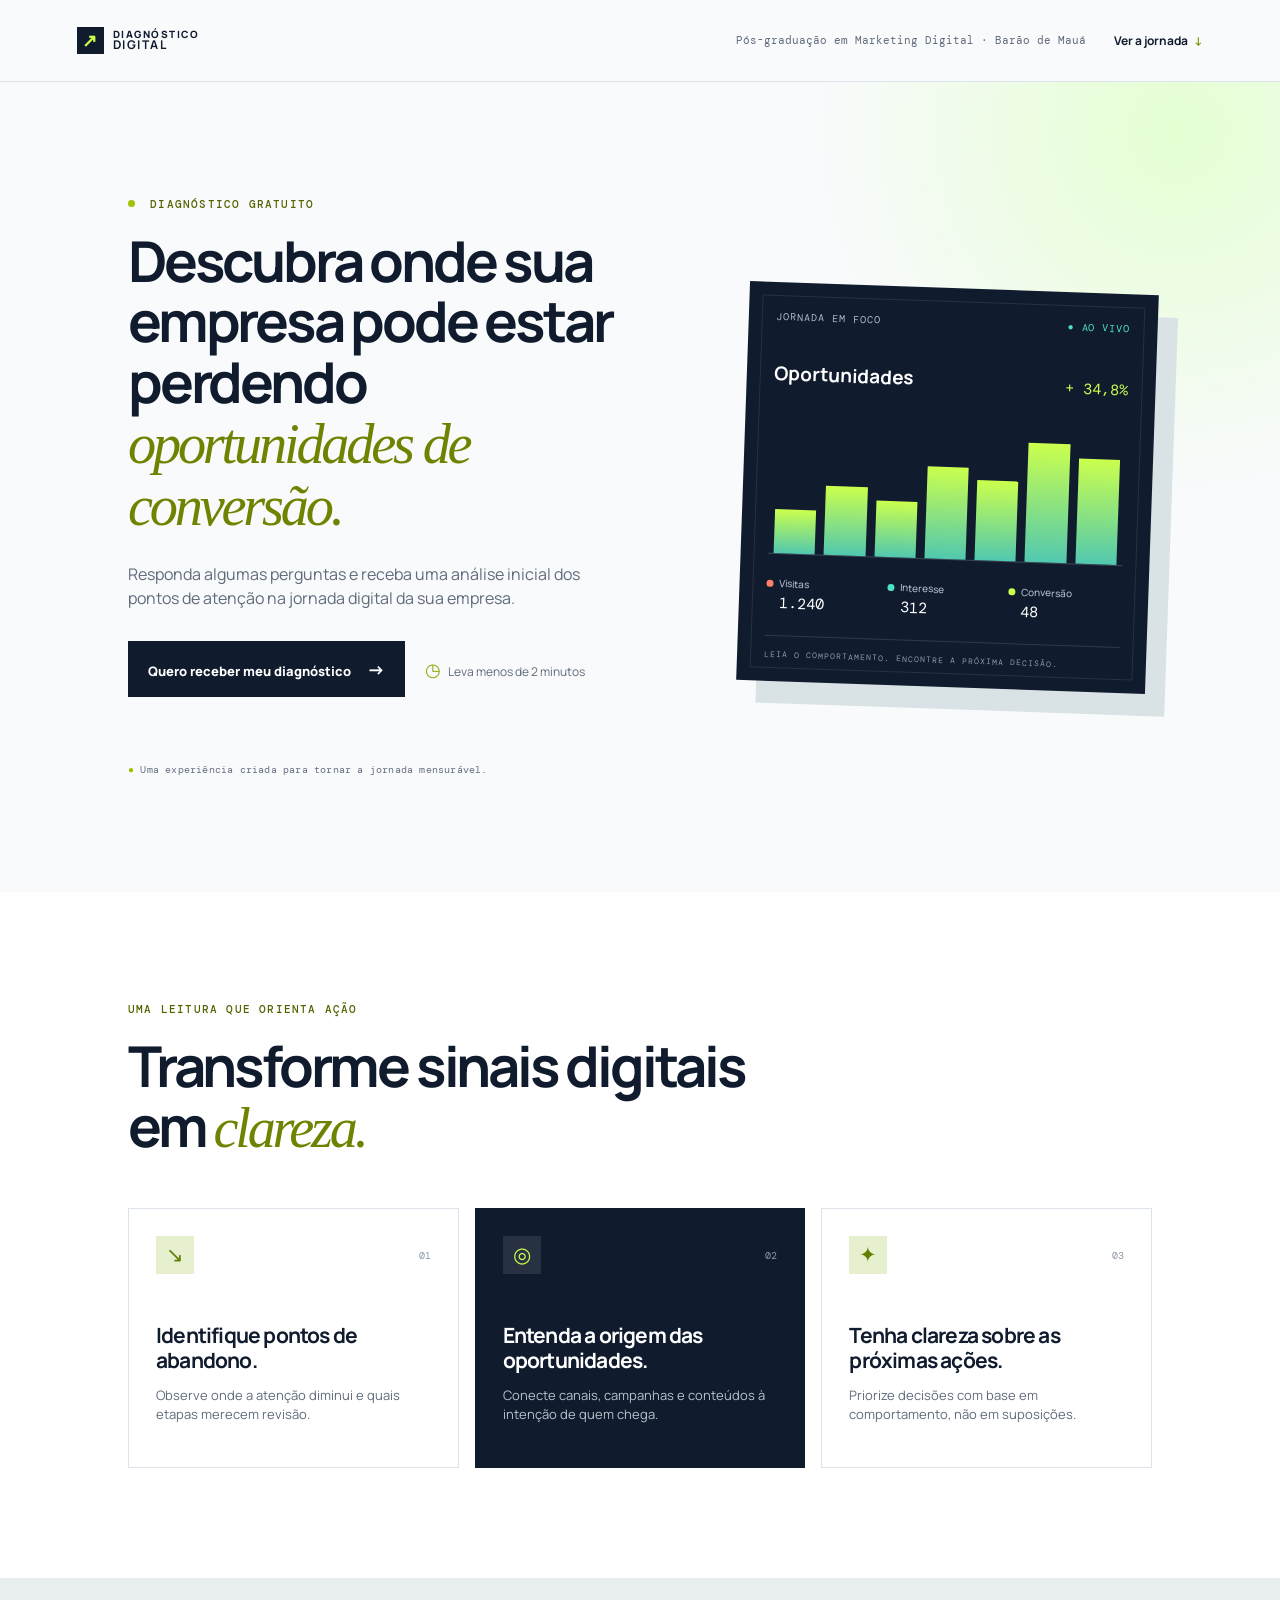
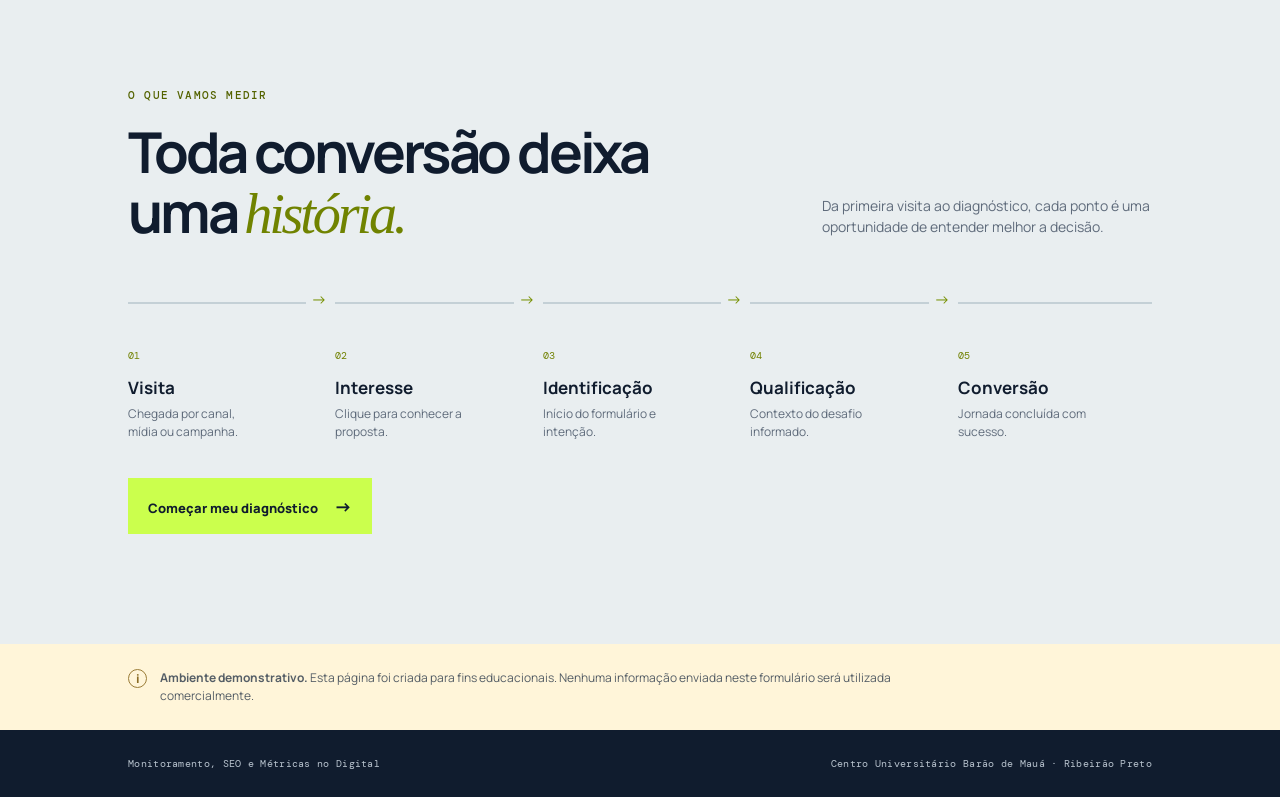
<file: metricas/index.html>
<!doctype html>
<html lang="pt-BR">
  <head>
    <meta charset="UTF-8" />
    <meta name="viewport" content="width=device-width, initial-scale=1.0" />
    <meta name="description" content="Diagnóstico demonstrativo de presença digital para a aula de Métricas e Monitoramento." />
    <title>Diagnóstico de presença digital | Barão de Mauá</title>
    <link rel="preconnect" href="https://fonts.googleapis.com" />
    <link rel="preconnect" href="https://fonts.gstatic.com" crossorigin />
    <link href="https://fonts.googleapis.com/css2?family=DM+Mono:wght@400;500&family=Manrope:wght@400;500;600;700;800&display=swap" rel="stylesheet" />
    <!-- Google tag (gtag.js) -->
    <script async src="https://www.googletagmanager.com/gtag/js?id=G-93GJEVLZ5B"></script>
    <script>
      window.dataLayer = window.dataLayer || [];
      function gtag(){dataLayer.push(arguments);}
      gtag('js', new Date());
      gtag('config', 'G-93GJEVLZ5B');
    </script>
    <link rel="stylesheet" href="styles.css" />
  </head>
  <body>
    <header class="topbar">
      <a class="brand" href="#inicio" aria-label="Diagnóstico Digital, início"><span class="brand-mark">↗</span><span>DIAGNÓSTICO<br /><strong>DIGITAL</strong></span></a>
      <span class="course">Pós-graduação em Marketing Digital · Barão de Mauá</span>
      <a class="header-link" href="#jornada">Ver a jornada <span>↓</span></a>
    </header>

    <main>
      <section class="hero" id="inicio">
        <div class="hero-copy">
          <p class="eyebrow"><span></span> Diagnóstico gratuito</p>
          <h1>Descubra onde sua empresa pode estar perdendo <em>oportunidades de conversão.</em></h1>
          <p class="hero-text">Responda algumas perguntas e receba uma análise inicial dos pontos de atenção na jornada digital da sua empresa.</p>
          <div class="hero-actions">
            <button class="button primary open-form" data-location="hero">Quero receber meu diagnóstico <span>→</span></button>
            <p><span class="clock">◷</span> Leva menos de 2 minutos</p>
          </div>
          <div class="signal-row"><span>●</span> Uma experiência criada para tornar a jornada mensurável.</div>
        </div>
        <div class="data-card" aria-label="Ilustração de um funil de conversão">
          <div class="data-top"><span>JORNADA EM FOCO</span><span class="live-dot">● AO VIVO</span></div>
          <div class="data-title"><span>Oportunidades</span><strong>+ 34,8%</strong></div>
          <div class="chart" aria-hidden="true"><i style="height: 30%"></i><i style="height: 47%"></i><i style="height: 38%"></i><i style="height: 63%"></i><i style="height: 55%"></i><i style="height: 82%"></i><i style="height: 72%"></i></div>
          <div class="mini-funnel"><div><span></span><b>Visitas</b><em>1.240</em></div><div><span></span><b>Interesse</b><em>312</em></div><div><span></span><b>Conversão</b><em>48</em></div></div>
          <div class="data-foot">LEIA O COMPORTAMENTO. ENCONTRE A PRÓXIMA DECISÃO.</div>
        </div>
      </section>

      <section class="benefits section" aria-labelledby="benefits-title">
        <div class="section-intro"><p class="eyebrow">Uma leitura que orienta ação</p><h2 id="benefits-title">Transforme sinais digitais em <em>clareza.</em></h2></div>
        <div class="benefit-grid">
          <article><span class="icon">↘</span><p class="number">01</p><h3>Identifique pontos de abandono.</h3><p>Observe onde a atenção diminui e quais etapas merecem revisão.</p></article>
          <article><span class="icon">◎</span><p class="number">02</p><h3>Entenda a origem das oportunidades.</h3><p>Conecte canais, campanhas e conteúdos à intenção de quem chega.</p></article>
          <article><span class="icon">✦</span><p class="number">03</p><h3>Tenha clareza sobre as próximas ações.</h3><p>Priorize decisões com base em comportamento, não em suposições.</p></article>
        </div>
      </section>

      <section class="journey section" id="jornada" aria-labelledby="journey-title">
        <div class="journey-heading"><div><p class="eyebrow">O que vamos medir</p><h2 id="journey-title">Toda conversão deixa<br />uma <em>história.</em></h2></div><p>Da primeira visita ao diagnóstico, cada ponto é uma oportunidade de entender melhor a decisão.</p></div>
        <ol class="journey-flow">
          <li><span>01</span><h3>Visita</h3><p>Chegada por canal, mídia ou campanha.</p></li>
          <li><span>02</span><h3>Interesse</h3><p>Clique para conhecer a proposta.</p></li>
          <li><span>03</span><h3>Identificação</h3><p>Início do formulário e intenção.</p></li>
          <li><span>04</span><h3>Qualificação</h3><p>Contexto do desafio informado.</p></li>
          <li><span>05</span><h3>Conversão</h3><p>Jornada concluída com sucesso.</p></li>
        </ol>
        <button class="button secondary open-form" data-location="journey">Começar meu diagnóstico <span>→</span></button>
      </section>

      <section class="education-note"><span>i</span><p><strong>Ambiente demonstrativo.</strong> Esta página foi criada para fins educacionais. Nenhuma informação enviada neste formulário será utilizada comercialmente.</p></section>
    </main>

    <footer><span>Monitoramento, SEO e Métricas no Digital</span><span>Centro Universitário Barão de Mauá · Ribeirão Preto</span></footer>

    <dialog id="form-modal" aria-labelledby="form-title">
      <div class="modal-shell">
        <button class="close-modal" type="button" aria-label="Fechar formulário">×</button>
        <div class="modal-kicker">DIAGNÓSTICO DE PRESENÇA DIGITAL</div>
        <form id="diagnostic-form" novalidate>
          <section class="form-step active" data-step="1">
            <div class="form-progress"><div><span>Etapa 1 de 2</span><strong>Identificação</strong></div><div class="progress-track"><i style="width:50%"></i></div></div>
            <h2 id="form-title">Vamos começar<br />pelo <em>essencial.</em></h2><p class="form-description">Estes dados tornam a simulação de qualificação mais próxima de uma jornada real.</p>
            <div class="field-grid"><label>Nome <input name="name" type="text" autocomplete="name" required /><small></small></label><label>E-mail <input name="email" type="email" autocomplete="email" required /><small></small></label></div>
            <label>Empresa <input name="company" type="text" autocomplete="organization" required /><small></small></label>
            <button class="button primary form-next" type="button">Continuar para a etapa 2 <span>→</span></button>
            <p class="funnel-point"><span>↗</span> Ponto do funil: intenção e início da qualificação</p>
          </section>
          <section class="form-step" data-step="2">
            <div class="form-progress"><div><span>Etapa 2 de 2</span><strong>Contexto do desafio</strong></div><div class="progress-track"><i style="width:100%"></i></div></div>
            <h2>Qual desafio merece<br /><em>atenção agora?</em></h2><p class="form-description">Suas respostas não serão armazenadas. Elas apenas concluem a demonstração.</p>
            <label>Cargo ou área de atuação <input name="role" type="text" required /><small></small></label>
            <fieldset><legend>Principal desafio atual</legend><div class="select-wrap"><select name="challenge" required><option value="">Selecione uma opção</option><option>Gerar mais leads</option><option>Melhorar conversão</option><option>Entender resultados de marketing</option><option>Organizar dados e processos</option></select></div><small></small></fieldset>
            <fieldset><legend>Faixa de investimento mensal <em>opcional</em></legend><div class="select-wrap"><select name="investment"><option value="">Selecione, se desejar</option><option>Até R$ 5 mil</option><option>De R$ 5 mil a R$ 20 mil</option><option>De R$ 20 mil a R$ 50 mil</option><option>Acima de R$ 50 mil</option><option>Prefiro não informar</option></select></div></fieldset>
            <button class="button primary form-submit" type="submit">Receber diagnóstico <span>→</span></button>
            <p class="funnel-point"><span>✦</span> Ponto do funil: conversão principal</p>
          </section>
          <section class="form-step success-step" data-step="success">
            <div class="success-icon">✓</div><p class="eyebrow">Conversão concluída</p><h2>Recebemos suas<br /><em>respostas.</em></h2><p>Seu diagnóstico inicial seria preparado com base nas informações informadas.</p><div class="success-note">Nesta demonstração, nenhuma resposta foi enviada ou armazenada.</div>
            <button class="button primary secondary-cta" type="button">Ver como medir resultados digitais <span>↓</span></button>
            <p class="funnel-point"><span>●</span> Ponto do funil alcançado: conversão concluída</p>
          </section>
        </form>
      </div>
    </dialog>
    <aside id="demo-panel" aria-live="polite" hidden><div class="demo-head"><div><span>DEMO LOCAL</span><strong>Eventos enviados</strong></div><button type="button" id="clear-events">Limpar</button></div><div id="event-list"><p>Nenhum evento registrado ainda.</p></div></aside>
    <script src="script.js"></script>
  </body>
</html>
</file>
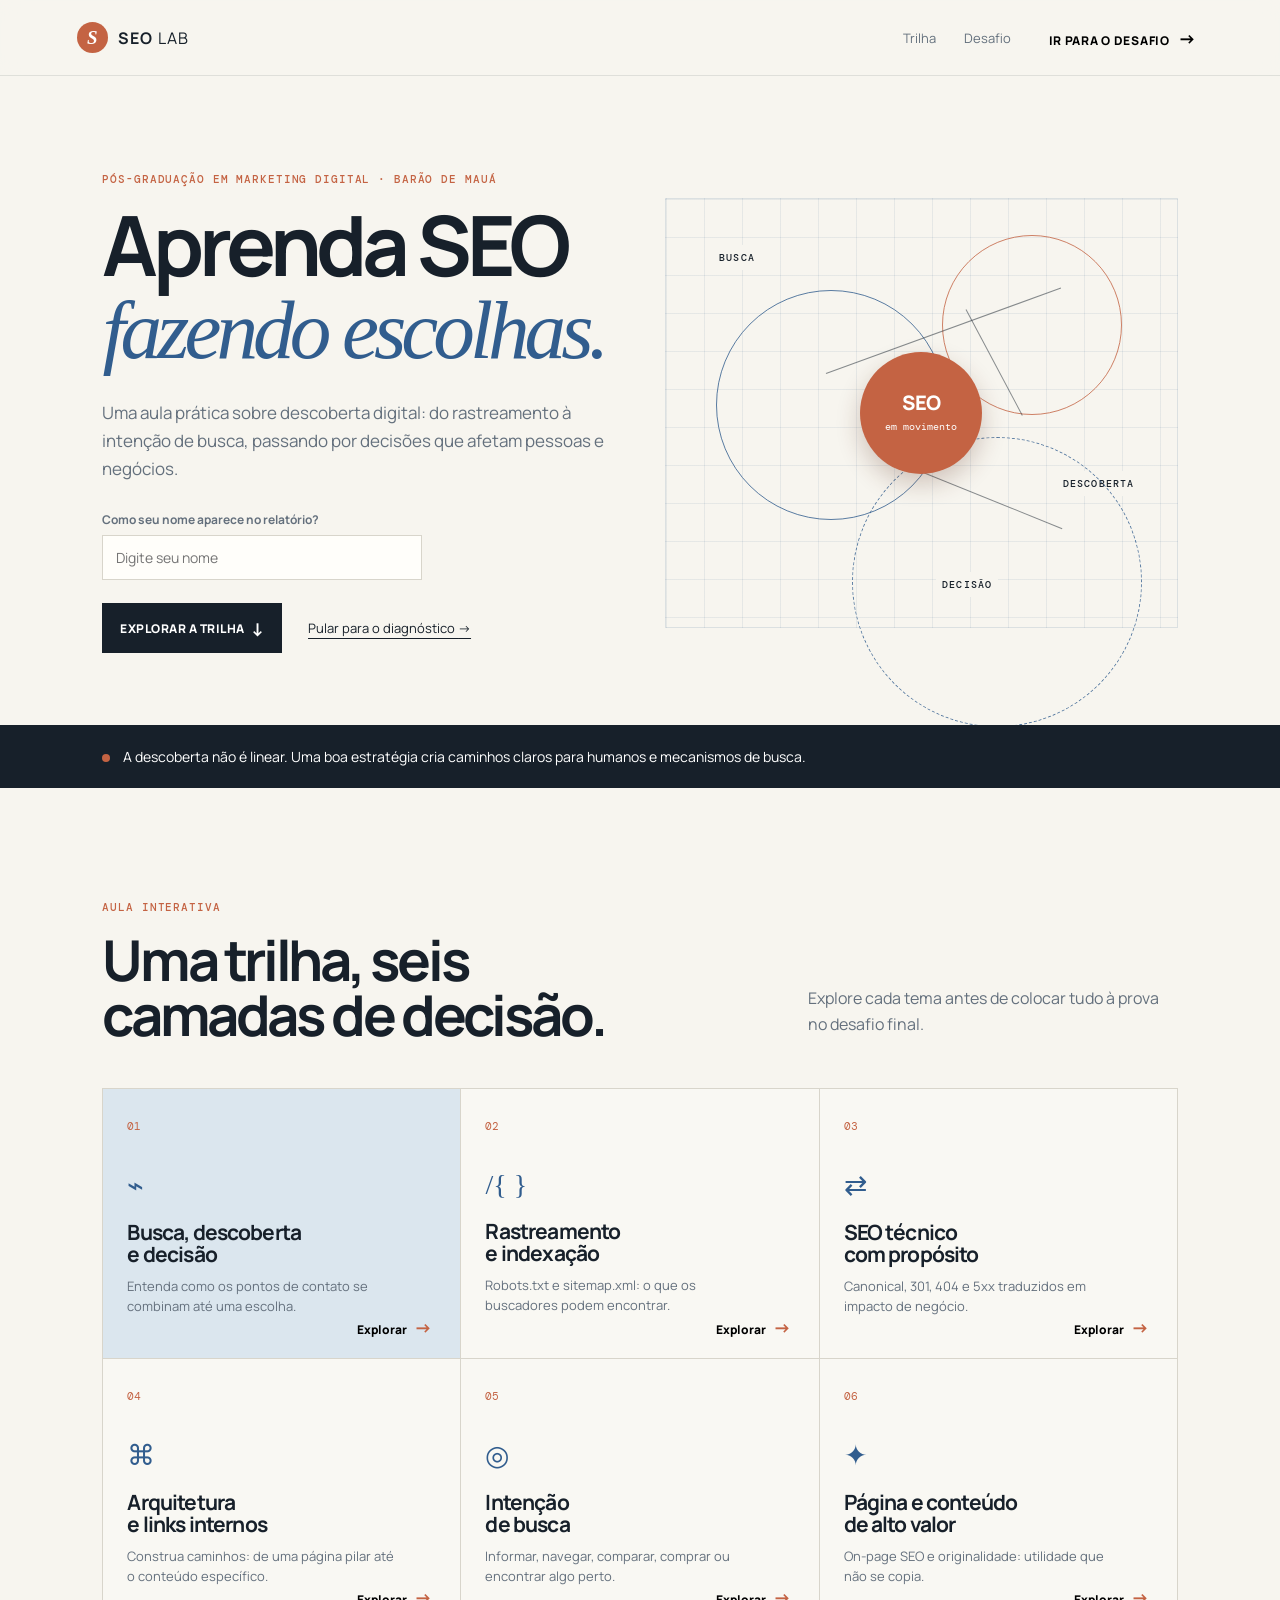
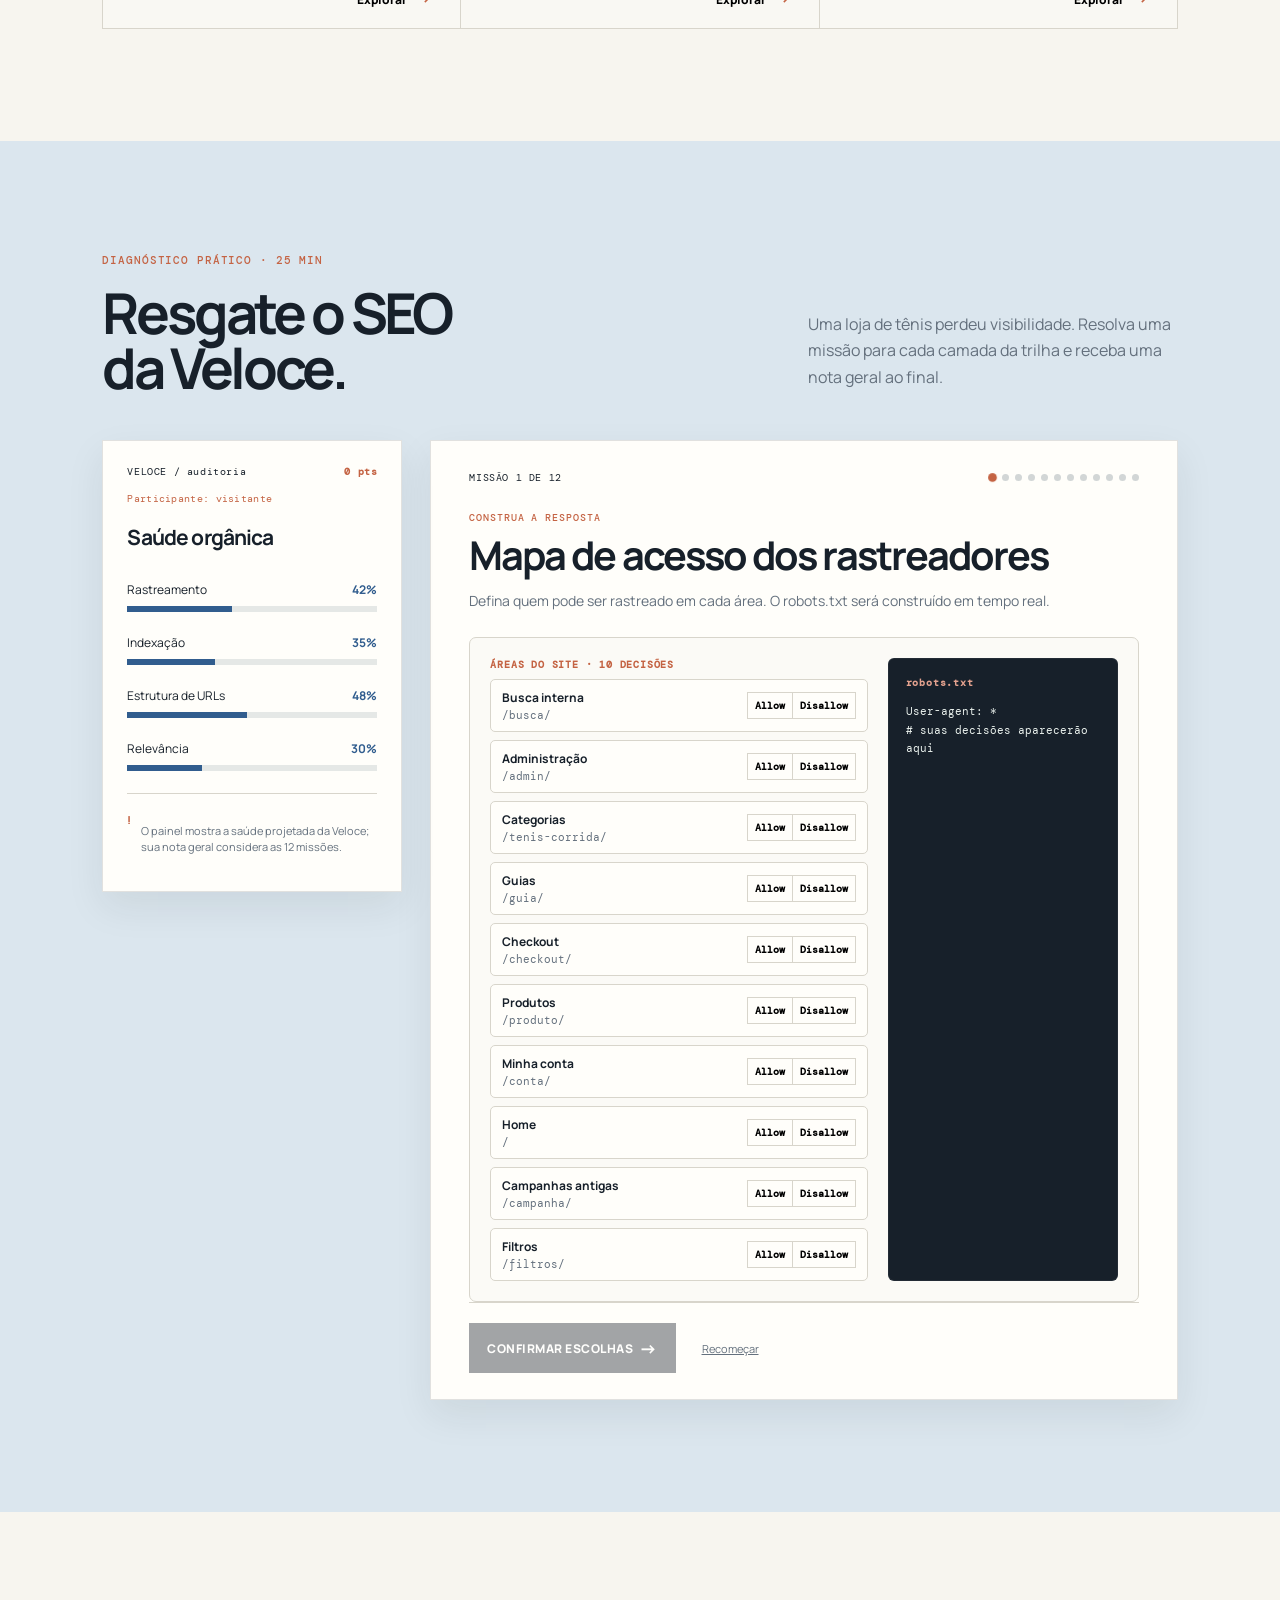
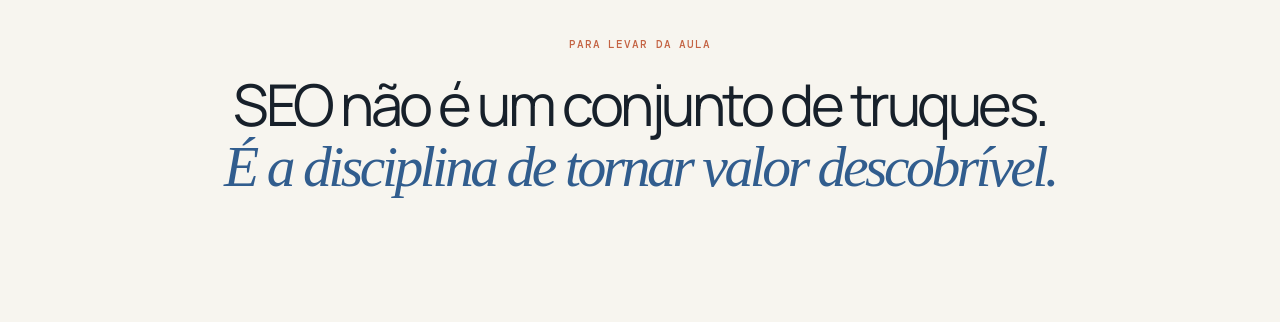
<file: seo/index.html>
<!doctype html>
<html lang="pt-BR">
  <head>
    <meta charset="UTF-8" />
    <meta name="viewport" content="width=device-width, initial-scale=1.0" />
    <meta name="description" content="Laboratório interativo de SEO para explorar descoberta, intenção e otimização." />
    <title>SEO Lab — Barão de Mauá</title>
    <link rel="preconnect" href="https://fonts.googleapis.com" />
    <link rel="preconnect" href="https://fonts.gstatic.com" crossorigin />
    <link href="https://fonts.googleapis.com/css2?family=DM+Mono:wght@400;500&family=Manrope:wght@400;500;600;700;800&display=swap" rel="stylesheet" />
    <link rel="stylesheet" href="style.css" />
  </head>
  <body>
    <header class="topbar">
      <a class="brand" href="#inicio" aria-label="SEO Lab, início">
        <span class="brand-mark">S</span>
        <span>SEO <strong>LAB</strong></span>
      </a>
      <nav aria-label="Navegação principal">
        <a href="#trilha">Trilha</a>
        <a href="#desafio">Desafio</a>
      </nav>
      <button class="progress-button" id="jump-to-challenge">Ir para o desafio <span>→</span></button>
    </header>

    <main>
      <section class="hero" id="inicio">
        <div class="hero-copy">
          <p class="eyebrow">Pós-graduação em Marketing Digital · Barão de Mauá</p>
          <h1>Aprenda SEO<br /><em>fazendo escolhas.</em></h1>
          <p class="hero-text">Uma aula prática sobre descoberta digital: do rastreamento à intenção de busca, passando por decisões que afetam pessoas e negócios.</p>
          <label class="name-field" for="student-name">Como seu nome aparece no relatório?
            <input id="student-name" type="text" maxlength="42" placeholder="Digite seu nome" autocomplete="name" />
          </label>
          <div class="hero-actions">
            <a class="button primary" href="#trilha">Explorar a trilha <span>↓</span></a>
            <a class="text-link" href="#desafio">Pular para o diagnóstico <span>→</span></a>
          </div>
        </div>
        <div class="hero-map" aria-label="Mapa ilustrativo da descoberta digital">
          <span class="map-label label-search">BUSCA</span>
          <span class="map-label label-discovery">DESCOBERTA</span>
          <span class="map-label label-decision">DECISÃO</span>
          <div class="orb orb-a"></div><div class="orb orb-b"></div><div class="orb orb-c"></div>
          <div class="map-line line-a"></div><div class="map-line line-b"></div><div class="map-line line-c"></div>
          <div class="map-center">SEO<br /><small>em movimento</small></div>
        </div>
      </section>

      <section class="intro-strip">
        <p><span class="dot"></span> A descoberta não é linear. Uma boa estratégia cria caminhos claros para humanos e mecanismos de busca.</p>
      </section>

      <section class="learning-path section" id="trilha">
        <div class="section-heading">
          <div><p class="eyebrow">Aula interativa</p><h2>Uma trilha, seis<br />camadas de decisão.</h2></div>
          <p>Explore cada tema antes de colocar tudo à prova no desafio final.</p>
        </div>
        <div class="module-grid">
          <article class="module module-featured"><span class="module-number">01</span><div class="module-icon">⌁</div><h3>Busca, descoberta<br />e decisão</h3><p>Entenda como os pontos de contato se combinam até uma escolha.</p><button class="open-module" data-module="journey">Explorar <span>→</span></button></article>
          <article class="module"><span class="module-number">02</span><div class="module-icon">/{ }</div><h3>Rastreamento<br />e indexação</h3><p>Robots.txt e sitemap.xml: o que os buscadores podem encontrar.</p><button class="open-module" data-module="crawl">Explorar <span>→</span></button></article>
          <article class="module"><span class="module-number">03</span><div class="module-icon">⇄</div><h3>SEO técnico<br />com propósito</h3><p>Canonical, 301, 404 e 5xx traduzidos em impacto de negócio.</p><button class="open-module" data-module="technical">Explorar <span>→</span></button></article>
          <article class="module"><span class="module-number">04</span><div class="module-icon">⌘</div><h3>Arquitetura<br />e links internos</h3><p>Construa caminhos: de uma página pilar até o conteúdo específico.</p><button class="open-module" data-module="architecture">Explorar <span>→</span></button></article>
          <article class="module"><span class="module-number">05</span><div class="module-icon">◎</div><h3>Intenção<br />de busca</h3><p>Informar, navegar, comparar, comprar ou encontrar algo perto.</p><button class="open-module" data-module="intent">Explorar <span>→</span></button></article>
          <article class="module"><span class="module-number">06</span><div class="module-icon">✦</div><h3>Página e conteúdo<br />de alto valor</h3><p>On-page SEO e originalidade: utilidade que não se copia.</p><button class="open-module" data-module="content">Explorar <span>→</span></button></article>
        </div>
      </section>

      <section class="challenge section" id="desafio">
        <div class="challenge-top">
          <div><p class="eyebrow">Diagnóstico prático · 25 min</p><h2>Resgate o SEO<br />da Veloce.</h2></div>
          <p>Uma loja de tênis perdeu visibilidade. Resolva uma missão para cada camada da trilha e receba uma nota geral ao final.</p>
        </div>
        <div class="challenge-layout">
          <aside class="site-status">
            <div class="status-head"><span>VELOCE / auditoria</span><span id="score">0 pts</span></div>
            <p class="student-label" id="student-label">Participante: visitante</p>
            <h3>Saúde orgânica</h3>
            <div class="metric"><div><span>Rastreamento</span><b id="crawl-score">42%</b></div><i><em id="crawl-bar" style="width:42%"></em></i></div>
            <div class="metric"><div><span>Indexação</span><b id="index-score">35%</b></div><i><em id="index-bar" style="width:35%"></em></i></div>
            <div class="metric"><div><span>Estrutura de URLs</span><b id="architecture-score">48%</b></div><i><em id="architecture-bar" style="width:48%"></em></i></div>
            <div class="metric"><div><span>Relevância</span><b id="relevance-score">30%</b></div><i><em id="relevance-bar" style="width:30%"></em></i></div>
            <div class="status-note"><span>!</span><p>O painel mostra a saúde projetada da Veloce; sua nota geral considera as 12 missões.</p></div>
          </aside>

          <div class="challenge-card" id="challenge-card">
            <div class="challenge-step"><span id="step-label">MISSÃO 1 DE 12</span><span class="step-dots"><i class="active"></i><i></i><i></i><i></i><i></i><i></i><i></i><i></i><i></i><i></i><i></i><i></i></span></div>
            <div id="question-area"></div>
            <div class="challenge-footer"><button class="button primary" id="next-question" disabled>Confirmar decisão <span>→</span></button><button class="restart" id="restart">Recomeçar</button></div>
          </div>
        </div>
      </section>

      <section class="takeaway section">
        <p class="eyebrow">Para levar da aula</p>
        <blockquote>SEO não é um conjunto de truques.<br /><em>É a disciplina de tornar valor descobrível.</em></blockquote>
      </section>
    </main>

    <dialog id="module-dialog">
      <button class="dialog-close" aria-label="Fechar">×</button>
      <div id="module-content"></div>
    </dialog>
    <script src="app.js"></script>
  </body>
</html>
</file>
<file: metricas/styles.css>
:root{--ink:#101c2e;--muted:#5f6b7b;--paper:#f5f7fa;--lime:#cbff4d;--aqua:#4ee1c4;--coral:#ff8068;--line:#dce3ea;--mono:'DM Mono',monospace;--sans:'Manrope',sans-serif}*{box-sizing:border-box}html{scroll-behavior:smooth}body{margin:0;background:var(--paper);color:var(--ink);font-family:var(--sans);line-height:1.5}.topbar{height:82px;padding:0 clamp(22px,6vw,92px);display:flex;align-items:center;gap:28px;border-bottom:1px solid var(--line);background:#f9fafc}.brand{color:var(--ink);display:flex;align-items:center;gap:9px;text-decoration:none;font-size:10px;line-height:1.05;letter-spacing:1.5px;font-weight:800}.brand strong{font-size:12px}.brand-mark{display:grid;place-items:center;width:27px;height:27px;background:var(--ink);color:var(--lime);font-size:18px}.course{margin-left:auto;color:var(--muted);font-size:11px;font-family:var(--mono)}.header-link{color:var(--ink);font-size:12px;font-weight:700;text-decoration:none}.header-link span{color:#799400;margin-left:4px}.hero{min-height:620px;padding:clamp(60px,9vw,130px) clamp(22px,10vw,155px);display:grid;grid-template-columns:1.1fr .9fr;align-items:center;gap:clamp(42px,9vw,150px);overflow:hidden;background:radial-gradient(circle at 92% 6%,#e4ffd2 0,transparent 26%),#f9fafc}.eyebrow{color:#546300;font:500 11px var(--mono);letter-spacing:1.2px;text-transform:uppercase;margin:0 0 20px}.eyebrow span{display:inline-block;width:7px;height:7px;border-radius:50%;background:#9ec300;margin:0 7px 1px 0}.hero h1,.section h2,.form-step h2{font-size:clamp(38px,4.4vw,67px);letter-spacing:-3.2px;line-height:1.07;margin:0;max-width:670px}.hero h1 em,.section h2 em,.form-step h2 em{font-family:Georgia,serif;font-weight:400;color:#708300}.hero-text{font-size:16px;color:var(--muted);max-width:530px;margin:26px 0 31px}.hero-actions{display:flex;align-items:center;gap:20px;flex-wrap:wrap}.button{border:0;font-family:var(--sans);font-weight:800;font-size:13px;cursor:pointer;padding:16px 20px;transition:transform .2s,box-shadow .2s}.button:hover{transform:translateY(-2px);box-shadow:0 10px 24px #101c2e22}.button span{font-size:18px;margin-left:13px}.primary{background:var(--ink);color:white}.hero-actions p{font-size:12px;color:var(--muted);margin:0}.clock{color:#8ca800;font-size:18px;margin-right:5px}.signal-row{margin-top:66px;font:10px var(--mono);color:#667180;letter-spacing:.2px}.signal-row span{color:#9bc000}.data-card{position:relative;background:var(--ink);color:white;box-shadow:20px 22px 0 #d9e2e4;padding:28px 27px 22px;min-width:315px;transform:rotate(2deg)}.data-card:after{content:'';position:absolute;inset:13px;border:1px solid #ffffff17;pointer-events:none}.data-top,.data-title,.mini-funnel,.data-foot{position:relative;z-index:1}.data-top{display:flex;justify-content:space-between;color:#aebac8;font:10px var(--mono);letter-spacing:1px}.live-dot{color:var(--aqua)}.data-title{margin:36px 0 20px;display:flex;align-items:end;justify-content:space-between}.data-title span{font-size:19px;font-weight:700}.data-title strong{font:15px var(--mono);color:var(--lime)}.chart{height:146px;display:flex;align-items:end;gap:9px;border-bottom:1px solid #ffffff2e;padding:0 6px}.chart i{flex:1;background:linear-gradient(#cbff4d,#51c8af);min-height:9px}.mini-funnel{display:grid;grid-template-columns:repeat(3,1fr);gap:8px;margin:22px 0}.mini-funnel div{display:grid;grid-template-columns:7px 1fr;gap:2px 6px;font-size:10px}.mini-funnel span{width:7px;height:7px;border-radius:50%;background:var(--coral);margin-top:4px}.mini-funnel div:nth-child(2) span{background:var(--aqua)}.mini-funnel div:nth-child(3) span{background:var(--lime)}.mini-funnel b{color:#aebac8;font-weight:500}.mini-funnel em{grid-column:2;font:15px var(--mono);font-style:normal}.data-foot{border-top:1px solid #ffffff20;padding-top:13px;color:#8d9baa;font:8px var(--mono);letter-spacing:1px}.section{padding:110px clamp(22px,10vw,155px)}.benefits{background:white}.section-intro h2{max-width:620px}.benefit-grid{display:grid;grid-template-columns:repeat(3,1fr);gap:16px;margin-top:50px}.benefit-grid article{min-height:260px;border:1px solid var(--line);padding:27px;position:relative}.benefit-grid article:nth-child(2){background:var(--ink);color:white;border-color:var(--ink)}.icon{display:grid;place-items:center;width:38px;height:38px;background:#e6f0cf;color:#637e00;font-size:21px}.benefit-grid article:nth-child(2) .icon{background:#ffffff18;color:var(--lime)}.number{position:absolute;top:30px;right:27px;font:10px var(--mono);color:#8b98a7}.benefit-grid h3{font-size:21px;line-height:1.2;letter-spacing:-.8px;max-width:220px;margin:49px 0 12px}.benefit-grid article>p:last-child{font-size:13px;color:var(--muted);margin:0;max-width:270px}.benefit-grid article:nth-child(2)>p:last-child{color:#b8c2cc}.journey{background:#e9eef0}.journey-heading{display:flex;justify-content:space-between;gap:30px;align-items:end}.journey-heading>p{max-width:330px;margin:0 0 8px;color:var(--muted);font-size:14px}.journey-flow{margin:57px 0 37px;padding:0;list-style:none;display:flex;justify-content:space-between;gap:13px}.journey-flow li{flex:1;position:relative;padding-top:37px;border-top:2px solid #c4d0d6}.journey-flow li:not(:last-child):after{content:'→';position:absolute;right:-10px;top:-17px;width:26px;text-align:center;background:#e9eef0;color:#769000}.journey-flow span{font:10px var(--mono);color:#718100}.journey-flow h3{margin:10px 0 5px;font-size:17px}.journey-flow p{margin:0;color:var(--muted);font-size:12px;max-width:135px}.secondary{background:var(--lime);color:var(--ink)}.education-note{padding:25px clamp(22px,10vw,155px);background:#fff5d9;display:flex;gap:13px;align-items:flex-start;font-size:12px;color:#555e66}.education-note span{display:grid;place-items:center;width:19px;height:19px;border:1px solid #9a7c37;border-radius:50%;color:#8a6c24;font-weight:800;flex:none}.education-note p{margin:0;max-width:790px}footer{padding:27px clamp(22px,10vw,155px);display:flex;justify-content:space-between;gap:15px;background:var(--ink);color:#b8c3ce;font:10px var(--mono);letter-spacing:.3px}dialog{border:0;padding:0;background:transparent;max-width:none;width:100%;height:100%;overflow:auto}dialog::backdrop{background:#06101de0;backdrop-filter:blur(4px)}.modal-shell{position:relative;width:min(620px,calc(100% - 32px));margin:50px auto;background:#f9fafc;padding:44px 52px 47px;box-shadow:0 20px 70px #0005}.close-modal{position:absolute;right:15px;top:13px;border:0;background:none;font-size:29px;line-height:1;cursor:pointer;color:#5f6b7b}.modal-kicker{font:10px var(--mono);color:#708300;letter-spacing:1px;margin-bottom:28px}.form-step{display:none}.form-step.active{display:block}.form-progress{margin-bottom:35px}.form-progress>div:first-child{display:flex;justify-content:space-between;font:11px var(--mono);color:#718100}.form-progress strong{font-weight:500;color:var(--ink)}.progress-track{height:4px;background:#dce3ea;margin-top:9px}.progress-track i{display:block;height:100%;background:var(--lime)}.form-step h2{font-size:40px;letter-spacing:-2px}.form-description{font-size:13px;color:var(--muted);margin:14px 0 25px}.field-grid{display:grid;grid-template-columns:1fr 1fr;gap:14px}label,fieldset{display:block;border:0;padding:0;margin:0 0 16px;font-size:12px;font-weight:700;color:#334052}input,select{display:block;width:100%;margin-top:6px;padding:12px;border:1px solid #cbd5dd;background:white;color:var(--ink);font:14px var(--sans);outline:none}input:focus,select:focus{border-color:#829a00;box-shadow:0 0 0 3px #cbff4daa}.select-wrap{position:relative}.select-wrap:after{content:'⌄';position:absolute;right:12px;bottom:11px;pointer-events:none;color:#687583}select{appearance:none}fieldset legend{margin-bottom:0}fieldset legend em{font-weight:500;font-style:normal;color:#85909b}small{display:block;color:#c24d3e;font-weight:500;height:0;overflow:hidden}.has-error input,.has-error select{border-color:#d65343}.has-error small{height:auto;margin-top:4px}.form-next,.form-submit{width:100%;margin-top:8px}.funnel-point{color:#718100;font:10px var(--mono);margin:16px 0 0;text-align:center}.funnel-point span{font-size:14px}.success-step{text-align:center;padding:20px 0}.success-icon{display:grid;place-items:center;width:49px;height:49px;border-radius:50%;margin:0 auto 20px;background:var(--lime);font-size:25px}.success-step h2{margin:0 auto;font-size:41px}.success-step>p:not(.eyebrow):not(.funnel-point){max-width:380px;margin:16px auto;color:var(--muted);font-size:13px}.success-note{background:#e7f1d1;padding:11px;font-size:11px;color:#536100;margin:21px 0}.success-step .button{font-size:12px}.success-step .funnel-point{margin-top:17px}#demo-panel{position:fixed;right:16px;bottom:16px;width:min(360px,calc(100vw - 32px));z-index:10;background:#101c2e;color:#edf2f4;border:1px solid #475666;box-shadow:0 14px 33px #06101d55;font-family:var(--mono)}.demo-head{display:flex;align-items:center;justify-content:space-between;padding:13px 14px;border-bottom:1px solid #475666}.demo-head span{display:block;color:var(--lime);font-size:9px;letter-spacing:1px}.demo-head strong{font-size:12px}.demo-head button{background:none;border:0;color:#b9c4cf;font:10px var(--mono);cursor:pointer}#event-list{max-height:245px;overflow:auto;padding:0 14px}#event-list>p{font-size:11px;color:#a5b1be}.event-item{padding:11px 0;border-bottom:1px solid #ffffff16}.event-item:last-child{border:0}.event-meta{display:flex;justify-content:space-between;font-size:9px;color:#aab8c6}.event-name{font-size:12px;color:var(--aqua);margin:3px 0}.event-params{font-size:9px;line-height:1.5;color:#c4d0da;word-break:break-word}@media(max-width:760px){.topbar{height:65px}.course{display:none}.header-link{margin-left:auto}.hero{grid-template-columns:1fr;min-height:auto;padding-top:64px}.hero h1{letter-spacing:-2.2px}.data-card{width:min(420px,92%);justify-self:center;margin-top:7px}.signal-row{margin-top:40px}.section{padding-top:70px;padding-bottom:70px}.benefit-grid{grid-template-columns:1fr}.benefit-grid article{min-height:215px}.journey-heading{display:block}.journey-heading>p{margin-top:20px}.journey-flow{display:grid;grid-template-columns:1fr 1fr;gap:25px;margin:40px 0}.journey-flow li{min-height:119px}.journey-flow li:not(:last-child):after{display:none}.journey-flow li:last-child{grid-column:1/-1}.modal-shell{margin:16px auto;padding:37px 22px 30px}.form-step h2,.success-step h2{font-size:33px}.field-grid{grid-template-columns:1fr}.education-note{padding-top:20px;padding-bottom:20px}footer{display:block;line-height:2}.hero-actions{align-items:flex-start;flex-direction:column}.button{width:100%;text-align:left}.hero-actions .button{width:auto}.hero-actions p{padding-left:3px}}
</file>
<file: seo/style.css>
:root{--ink:#17202a;--muted:#64707d;--paper:#f7f5ef;--cream:#ece8dc;--blue:#315d8e;--sky:#dbe6ee;--rust:#c46343;--line:#d8d5cb;--white:#fffefa}*{box-sizing:border-box}html{scroll-behavior:smooth}body{margin:0;background:var(--paper);color:var(--ink);font-family:Manrope,Arial,sans-serif}.topbar{height:76px;padding:0 clamp(24px,6vw,92px);display:flex;align-items:center;justify-content:space-between;border-bottom:1px solid rgba(23,32,42,.1);background:rgba(247,245,239,.9);position:sticky;top:0;z-index:5;backdrop-filter:blur(10px)}.brand{display:flex;gap:10px;align-items:center;font-weight:700;letter-spacing:.08em;text-decoration:none;color:var(--ink)}.brand strong{font-weight:400}.brand-mark{width:31px;height:31px;border-radius:50%;background:var(--rust);color:white;display:grid;place-items:center;font-family:Georgia,serif;font-style:italic;font-size:19px;letter-spacing:0}nav{display:flex;gap:28px;margin-left:auto;margin-right:32px}nav a{font-size:13px;color:var(--muted);text-decoration:none}.progress-button,.open-module,.restart{border:0;background:none;font:inherit;cursor:pointer}.progress-button{font-size:12px;font-weight:800;text-transform:uppercase;letter-spacing:.06em}.progress-button span,.button span{font-size:18px;margin-left:6px}.hero{min-height:620px;padding:96px clamp(24px,8vw,125px) 72px;display:grid;grid-template-columns:1fr 1fr;gap:50px;align-items:center;overflow:hidden}.eyebrow{font:500 11px 'DM Mono',monospace;letter-spacing:.08em;color:var(--rust);text-transform:uppercase;margin:0 0 18px}.hero h1,.section h2{letter-spacing:-.06em;line-height:.98;margin:0}.hero h1{font-size:clamp(52px,6.5vw,94px);max-width:700px}.hero h1 em,blockquote em{font-family:Georgia,serif;font-weight:400;color:var(--blue)}.hero-text{font-size:17px;line-height:1.65;color:var(--muted);max-width:505px;margin:28px 0}.hero-actions{display:flex;gap:26px;align-items:center}.button{border:0;text-decoration:none;cursor:pointer;padding:13px 18px;display:inline-flex;align-items:center;font:800 12px Manrope,sans-serif;text-transform:uppercase;letter-spacing:.04em}.primary{background:var(--ink);color:white}.text-link{font-size:13px;color:var(--ink);text-decoration:underline;text-underline-offset:5px}.hero-map{height:430px;min-width:500px;position:relative;background-image:linear-gradient(rgba(49,93,142,.09) 1px,transparent 1px),linear-gradient(90deg,rgba(49,93,142,.09) 1px,transparent 1px);background-size:38px 38px;border:1px solid rgba(49,93,142,.14)}.orb{border:1px solid var(--blue);border-radius:50%;position:absolute;opacity:.8}.orb-a{width:230px;height:230px;left:50px;top:91px}.orb-b{width:180px;height:180px;right:55px;top:36px;border-color:var(--rust)}.orb-c{width:290px;height:290px;right:35px;bottom:-100px;border-style:dashed}.map-line{height:1px;background:var(--ink);position:absolute;transform-origin:left;opacity:.5}.line-a{width:250px;top:174px;left:160px;transform:rotate(-20deg)}.line-b{width:190px;top:258px;left:220px;transform:rotate(22deg)}.line-c{width:120px;top:110px;left:300px;transform:rotate(62deg)}.map-center{width:122px;height:122px;border-radius:50%;background:var(--rust);color:white;position:absolute;left:calc(50% - 61px);top:calc(50% - 61px);display:grid;place-content:center;text-align:center;font-size:20px;font-weight:800;line-height:1.1;box-shadow:0 10px 25px rgba(85,37,22,.24)}.map-center small{font:10px 'DM Mono',monospace;margin-top:6px}.map-label{position:absolute;font:500 10px 'DM Mono',monospace;letter-spacing:.12em;background:var(--paper);padding:6px}.label-search{left:47px;top:46px}.label-discovery{right:36px;top:272px}.label-decision{left:270px;bottom:30px}.intro-strip{background:var(--ink);color:white;padding:22px clamp(24px,8vw,125px)}.intro-strip p{margin:0;font-size:14px}.dot{display:inline-block;width:8px;height:8px;background:var(--rust);border-radius:50%;margin-right:10px}.section{padding:112px clamp(24px,8vw,125px)}.section-heading,.challenge-top{display:flex;justify-content:space-between;gap:50px;align-items:end;margin-bottom:45px}.section h2{font-size:clamp(38px,4.4vw,66px)}.section-heading>p,.challenge-top>p{color:var(--muted);line-height:1.65;max-width:370px;margin:0 0 5px}.module-grid{display:grid;grid-template-columns:repeat(3,1fr);border-top:1px solid var(--line);border-left:1px solid var(--line)}.module{min-height:270px;border-right:1px solid var(--line);border-bottom:1px solid var(--line);padding:24px;position:relative;background:rgba(255,254,250,.28)}.module-featured{background:var(--sky)}.module-number{font:11px 'DM Mono',monospace;color:var(--rust)}.module-icon{font:28px Georgia,serif;color:var(--blue);margin:34px 0 19px}.module h3{letter-spacing:-.04em;font-size:21px;line-height:1.08;margin:0 0 10px}.module p{font-size:13px;line-height:1.55;color:var(--muted);max-width:270px;margin:0}.open-module{position:absolute;right:22px;bottom:18px;font-size:12px;font-weight:800}.open-module span{margin-left:5px;color:var(--rust);font-size:18px}.challenge{background:var(--sky)}.challenge-layout{display:grid;grid-template-columns:310px 1fr;gap:24px}.site-status,.challenge-card{background:var(--white);border:1px solid rgba(23,32,42,.13)}.site-status{padding:24px}.status-head,.challenge-step{display:flex;justify-content:space-between;align-items:center;font:10px 'DM Mono',monospace;letter-spacing:.06em}.status-head span:last-child{color:var(--rust);font-weight:600}.site-status h3{font-size:21px;letter-spacing:-.04em;margin:30px 0}.metric{margin:22px 0}.metric div{display:flex;justify-content:space-between;font-size:12px}.metric b{color:var(--blue)}.metric i{height:6px;background:#e5e8e6;display:block;margin-top:8px}.metric em{height:100%;background:var(--blue);display:block;transition:width .45s ease}.status-note{border-top:1px solid var(--line);padding-top:18px;display:flex;gap:10px;color:var(--muted);font-size:11px;line-height:1.5}.status-note span{color:var(--rust);font-weight:800}.challenge-card{min-height:455px;padding:31px 40px;display:flex;flex-direction:column}.step-dots{display:flex;gap:6px}.step-dots i{width:7px;height:7px;background:#d2d6d6;border-radius:50%}.step-dots i.active{background:var(--rust)}.question-title{font-size:clamp(26px,3vw,40px);line-height:1.08;letter-spacing:-.05em;max-width:680px;margin:37px 0 13px}.question-copy{max-width:700px;color:var(--muted);font-size:14px;line-height:1.6}.options{display:grid;grid-template-columns:repeat(2,1fr);gap:11px;margin-top:25px}.option{background:var(--paper);padding:16px;border:1px solid var(--line);text-align:left;font:600 13px Manrope,sans-serif;color:var(--ink);cursor:pointer;transition:.2s}.option:hover{border-color:var(--blue)}.option.selected{border:2px solid var(--blue);background:#eff5f7}.option small{display:block;color:var(--muted);font-size:11px;margin-top:4px;font-weight:400}.challenge-footer{margin-top:auto;border-top:1px solid var(--line);padding-top:20px;display:flex;align-items:center;gap:20px}.button:disabled{opacity:.4;cursor:not-allowed}.restart{font-size:11px;color:var(--muted);text-decoration:underline}.answer-feedback{border-left:3px solid var(--rust);padding:12px 16px;background:#fff6ee;font-size:13px;line-height:1.5;margin-top:18px}.result h3{font-size:35px;letter-spacing:-.05em;margin:32px 0 12px}.result p{color:var(--muted);line-height:1.6;max-width:620px}.result-score{display:inline-block;padding:8px 11px;background:var(--sky);font:600 12px 'DM Mono',monospace;color:var(--blue)}.takeaway{text-align:center;padding:125px 24px}.takeaway .eyebrow{margin-bottom:24px}blockquote{font-size:clamp(34px,4.5vw,67px);letter-spacing:-.06em;line-height:1.04;margin:0 auto;max-width:950px}dialog{border:0;padding:0;max-width:680px;width:calc(100% - 40px);background:var(--white);color:var(--ink);box-shadow:0 20px 60px rgba(0,0,0,.22)}dialog::backdrop{background:rgba(23,32,42,.55);backdrop-filter:blur(3px)}#module-content{padding:55px}.dialog-close{position:absolute;right:16px;top:10px;border:0;background:none;font-size:30px;cursor:pointer;color:var(--ink)}.dialog-eyebrow{font:500 11px 'DM Mono',monospace;color:var(--rust);letter-spacing:.08em}.dialog-title{font-size:38px;letter-spacing:-.05em;margin:15px 0}.dialog-copy{color:var(--muted);line-height:1.7}.dialog-example{margin-top:24px;background:var(--ink);color:#eaf1ed;padding:19px;font:12px/1.65 'DM Mono',monospace;white-space:pre-line}.dialog-tip{margin-top:18px;font-size:13px;border-left:3px solid var(--rust);padding-left:13px}@media(max-width:800px){.topbar{padding:0 20px;height:64px}.topbar nav,.progress-button{display:none}.hero{grid-template-columns:1fr;padding:70px 24px 45px;min-height:auto}.hero-map{min-width:0;width:100%;height:310px}.section{padding:72px 24px}.section-heading,.challenge-top{display:block}.section-heading>p,.challenge-top>p{margin-top:20px}.module-grid{grid-template-columns:1fr}.module{min-height:220px}.challenge-layout{grid-template-columns:1fr}.challenge-card{padding:25px;min-height:460px}.options{grid-template-columns:1fr}.label-decision{left:auto;right:15px}.hero-actions{flex-wrap:wrap}#module-content{padding:42px 26px}.dialog-title{font-size:32px}}
.name-field{display:flex;flex-direction:column;gap:7px;color:var(--muted);font-size:12px;font-weight:700;margin:0 0 23px}.name-field input{width:min(320px,100%);padding:12px 13px;border:1px solid var(--line);background:var(--white);font:14px Manrope,sans-serif;color:var(--ink);outline:none}.name-field input:focus{border-color:var(--blue);box-shadow:0 0 0 3px rgba(49,93,142,.12)}.student-label{font:10px 'DM Mono',monospace!important;letter-spacing:.03em;color:var(--rust)!important;margin:14px 0 -12px!important}
.builder-grid{display:grid;grid-template-columns:minmax(0,1.45fr) minmax(220px,.8fr);gap:16px;margin-top:22px}.builder-panel,.selection-list,.route-controls,.brief-controls,.url-stack{display:grid;gap:8px}.builder-kicker,.live-preview>span,.brief-controls>p{font:600 10px 'DM Mono',monospace;letter-spacing:.08em;color:var(--rust);margin:0}.rule-row{display:flex;justify-content:space-between;align-items:center;gap:12px;padding:9px 11px;border:1px solid var(--line);background:var(--paper)}.rule-row span{display:grid;gap:2px;font-size:12px}.rule-row small{font:11px 'DM Mono',monospace;color:var(--muted)}.rule-actions{display:flex}.rule-choice{border:1px solid var(--line);padding:6px 7px;background:var(--white);font:600 10px 'DM Mono',monospace;cursor:pointer}.rule-choice+button{border-left:0}.rule-choice.is-allow{color:#286c51;background:#e8f3ed;border-color:#86b49d}.rule-choice.is-block{color:#9b4b34;background:#fff0ea;border-color:#dd9b87}.live-preview{background:var(--ink);color:#eaf1ed;padding:16px;min-height:190px;align-self:stretch}.live-preview>span{display:block;color:#e3a18e;margin-bottom:13px}.code-preview pre{margin:0;white-space:pre-wrap;font:11px/1.7 'DM Mono',monospace}.pick-card,.url-choice{border:1px solid var(--line);background:var(--paper);padding:9px 11px;display:flex;align-items:center;gap:9px;text-align:left;color:var(--ink);cursor:pointer;font:600 12px Manrope,sans-serif}.pick-card i,.url-choice i{font:700 14px 'DM Mono',monospace;color:var(--rust);font-style:normal}.pick-card span{display:grid;gap:2px}.pick-card small{font:10px 'DM Mono',monospace;color:var(--muted)}.pick-card.picked,.url-choice.picked,.brief-choice.picked{border-color:var(--blue);background:#eaf2f5}.field-select{display:grid;gap:6px;font:600 10px 'DM Mono',monospace;letter-spacing:.06em;color:var(--rust)}.field-select select{width:100%;border:1px solid var(--line);background:var(--paper);padding:10px;color:var(--ink);font:12px Manrope,sans-serif}.route-map{display:grid;align-content:start;gap:11px;font:12px 'DM Mono',monospace}.route-map b{font-size:14px;color:white}.route-map i{font-style:normal;color:#d3e0e5;overflow-wrap:anywhere}.brief-controls{align-content:start}.brief-controls>p:not(:first-child){margin-top:9px}.choice-row{display:flex;flex-wrap:wrap;gap:7px}.brief-choice{border:1px solid var(--line);background:var(--paper);padding:8px 9px;font:11px Manrope,sans-serif;color:var(--ink);cursor:pointer}.brief-preview{display:grid;align-content:start;gap:10px}.brief-preview b{font-size:18px;line-height:1.15}.brief-preview p,.brief-preview em{margin:0;font:12px/1.55 Manrope,sans-serif;color:#d3e0e5}.brief-preview em{color:#e3a18e;font-style:normal}.url-stack{align-content:start}.url-choice{overflow-wrap:anywhere;font:11px/1.4 'DM Mono',monospace}.onpage-controls{grid-template-columns:1fr 1fr}.serp-preview{display:grid;align-content:start;gap:7px}.serp-preview b{font-size:16px;color:#93baff;line-height:1.25}.serp-preview i{font:11px 'DM Mono',monospace;color:#9dd0ac;font-style:normal}.serp-preview p,.serp-preview em{margin:0;font:12px/1.5 Manrope,sans-serif;color:#d3e0e5}.serp-preview em{font-size:11px;color:#e3a18e;font-style:normal}@media(max-width:800px){.builder-grid{grid-template-columns:1fr}.live-preview{min-height:145px}.onpage-controls{grid-template-columns:1fr}.rule-row{align-items:flex-start}.rule-actions{flex-shrink:0}}

/* Diagnostic workspace: larger choices and clear answer states for first-time learners. */
.challenge-layout{grid-template-columns:300px minmax(0,1fr);gap:28px;align-items:start}.site-status,.challenge-card{box-shadow:0 15px 36px rgba(23,32,42,.08)}.site-status{position:sticky;top:98px}.challenge-card{min-height:570px;padding:30px 38px 26px}.step-dots{flex-wrap:wrap;justify-content:flex-end;max-width:210px}.step-dots i{transition:.2s}.step-dots i.active{transform:scale(1.25)}.question-intro{padding-top:27px}.question-kicker{display:block;font:500 10px 'DM Mono',monospace;letter-spacing:.09em;color:var(--rust);margin-bottom:10px}.question-title{font-size:clamp(28px,3.1vw,43px);line-height:1.06;margin:0 0 13px}.question-copy{margin:0;line-height:1.65}.options{grid-template-columns:1fr;gap:10px;max-width:800px}.option{width:100%;padding:15px 17px;border-radius:6px;display:grid;grid-template-columns:34px 1fr auto;align-items:center;gap:13px;background:var(--paper);transition:.18s ease}.option:hover{background:#fbfcfc;transform:translateX(2px)}.option.selected{padding:14px 16px}.option-number{width:30px;height:30px;border:1px solid var(--line);border-radius:50%;display:grid;place-items:center;font:10px 'DM Mono',monospace;color:var(--rust);background:var(--white)}.option b{display:block;font-size:13px;line-height:1.35}.option small{line-height:1.45}.option-arrow{font-size:20px;color:var(--rust);transition:transform .18s}.option:hover .option-arrow{transform:translateX(3px)}.is-reviewed .option{cursor:default}.is-reviewed .option:hover{transform:none}.option.is-correct{border-color:#8bb99e;background:#e8f4ed}.option.is-correct .option-number{border-color:#8bb99e;color:#27694d}.option.is-wrong{border-color:#e0a18b;background:#fff2ea}.option.is-wrong .option-number{border-color:#e0a18b;color:var(--rust)}.answer-feedback{display:flex;gap:13px;align-items:flex-start;border:1px solid #e3a18e;border-left:4px solid var(--rust);padding:15px 17px;background:#fff2ea;border-radius:0 5px 5px 0}.answer-feedback.is-good{border-color:#90bca1;border-left-color:#27694d;background:#e8f4ed}.feedback-mark{flex:0 0 auto;width:25px;height:25px;border-radius:50%;display:grid;place-items:center;background:rgba(196,99,67,.16);color:var(--rust);font-weight:800}.is-good .feedback-mark{background:rgba(39,105,77,.14);color:#27694d}.answer-feedback strong{display:block;font-size:13px}.answer-feedback p{margin:2px 0 0;color:#49545c}.builder-grid{grid-template-columns:minmax(0,1.4fr) minmax(230px,.82fr);gap:20px;margin-top:25px;padding:20px;border:1px solid var(--line);border-radius:7px;background:#fbfaf6}.rule-row,.pick-card,.url-choice{background:var(--white);border-radius:5px}.live-preview{padding:18px;border-radius:6px;box-shadow:inset 0 0 0 1px rgba(255,255,255,.05)}.field-select select{background:var(--white);border-radius:4px;padding:11px}.brief-choice{border-radius:999px;background:var(--white);padding:9px 11px;transition:.18s}.pick-card,.url-choice,.brief-choice{transition:.18s}.pick-card:hover,.url-choice:hover,.brief-choice:hover{border-color:var(--blue);transform:translateY(-1px)}
@media(max-width:800px){.challenge-layout{grid-template-columns:1fr}.site-status{position:static}.challenge-card{padding:25px 20px;min-height:510px}.option{padding:13px;grid-template-columns:30px 1fr}.option-arrow{display:none}.builder-grid{grid-template-columns:1fr;padding:14px}}
</file>
